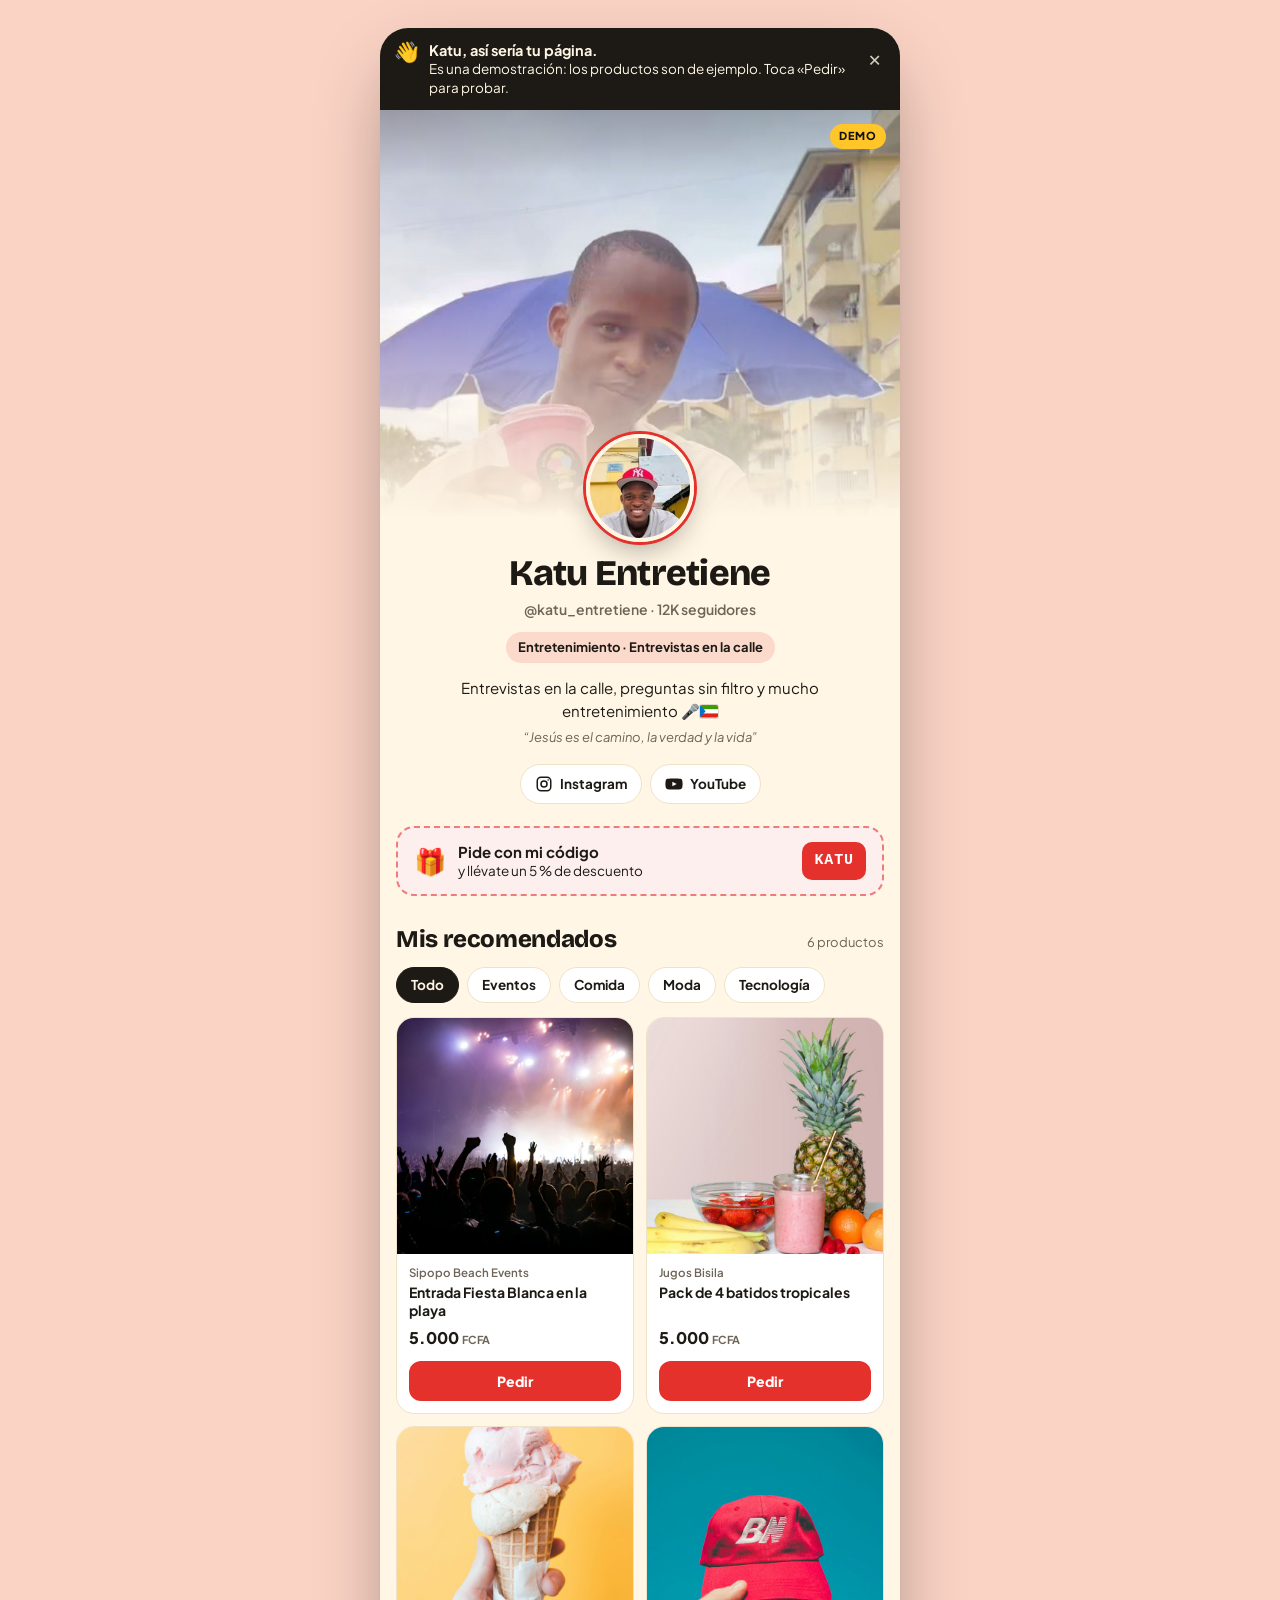
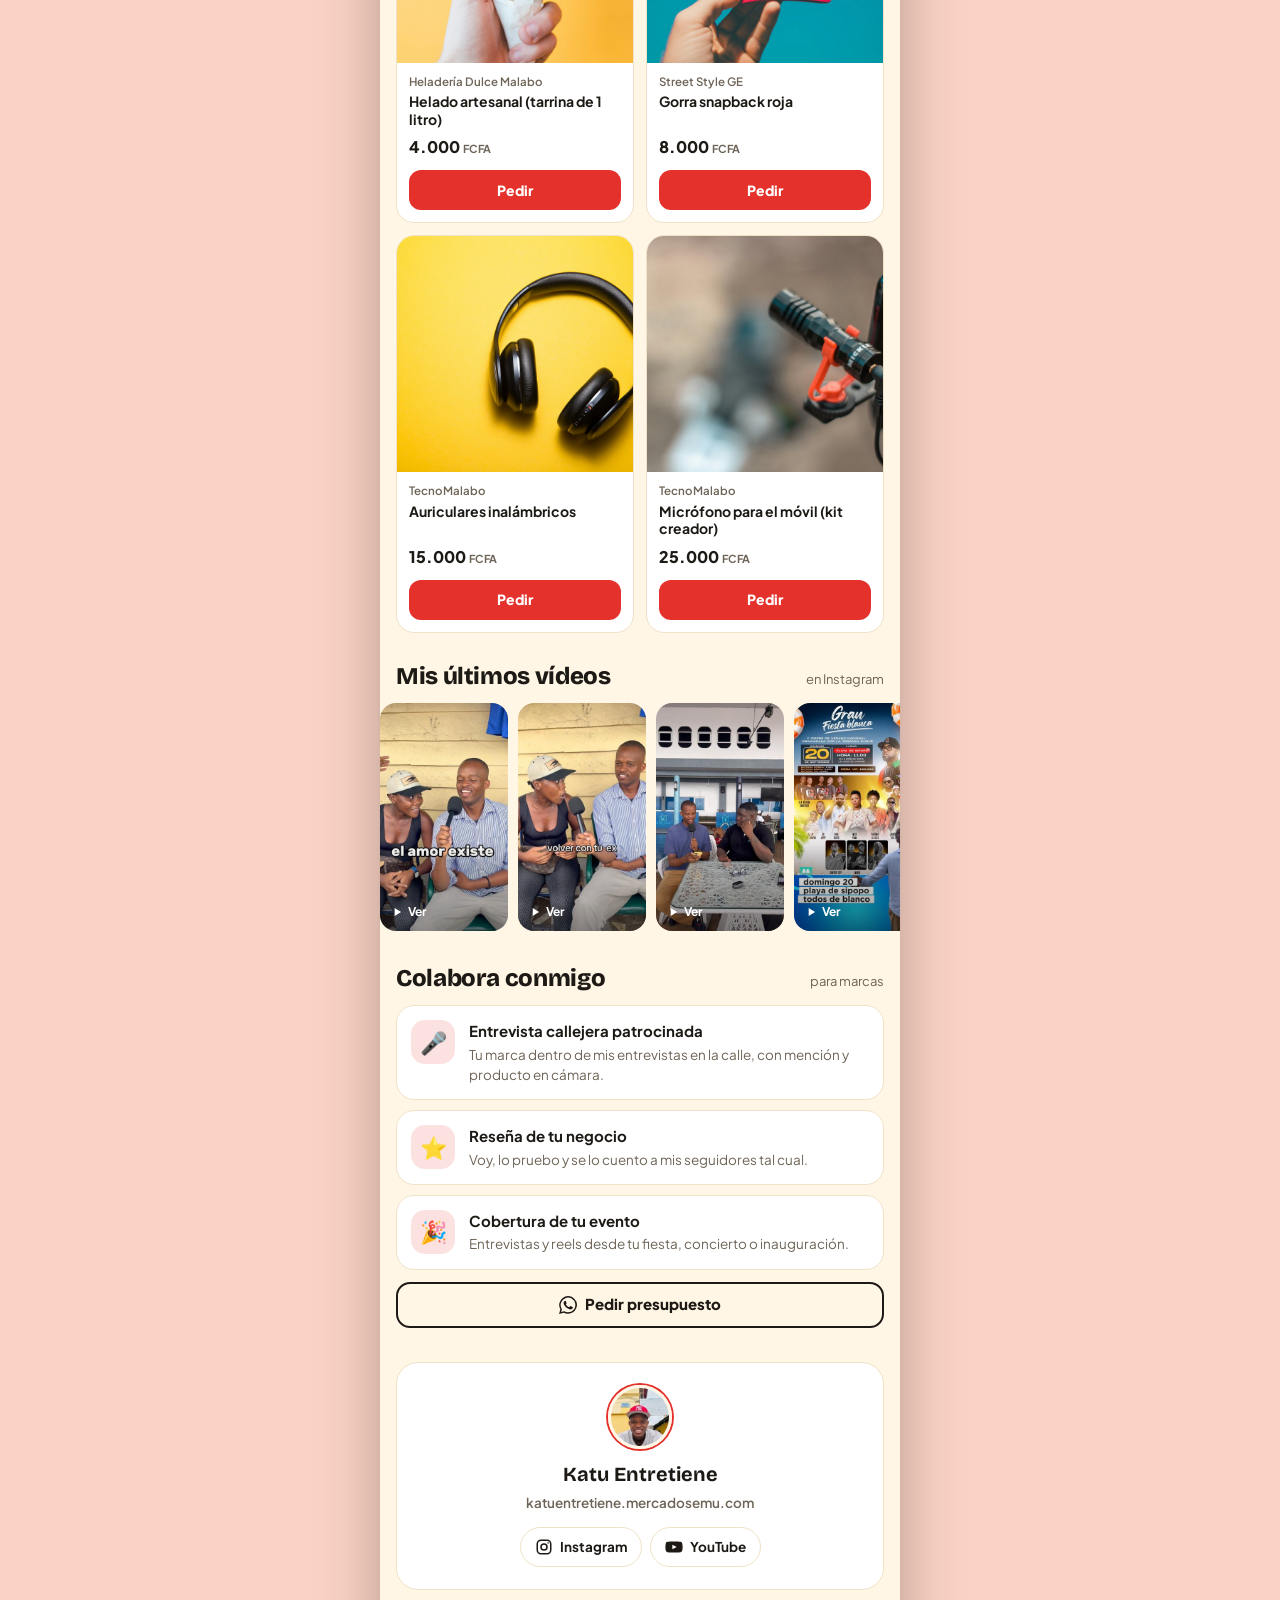
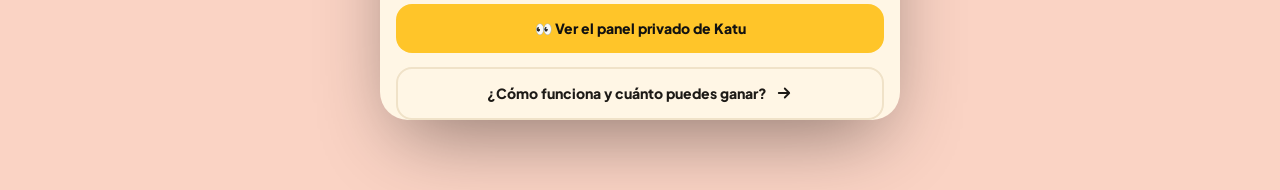
<file: index.html>
<!doctype html>
<html lang="es">
<head>
<meta charset="utf-8">
<meta name="viewport" content="width=device-width, initial-scale=1, viewport-fit=cover">
<meta name="robots" content="noindex">
<meta name="theme-color" content="#ffffff">
<title></title>
<link rel="icon" href="img/logo.png">
<link rel="preconnect" href="https://fonts.googleapis.com"><link rel="preconnect" href="https://fonts.gstatic.com" crossorigin>
<link href="https://fonts.googleapis.com/css2?family=Anton&family=Bricolage+Grotesque:opsz,wght@12..96,700;12..96,800&family=Playfair+Display:ital,wght@0,700;0,800;1,700&family=Plus+Jakarta+Sans:wght@400;500;600;700;800&display=swap" rel="stylesheet">
<link rel="stylesheet" href="assets/styles.css">
</head>
<body data-page="profile" data-root="" data-slug="katu" data-live="1">
<div id="app"></div>
<script src="assets/data.js"></script>
<script src="assets/app.js"></script>
</body>
</html>
</file>
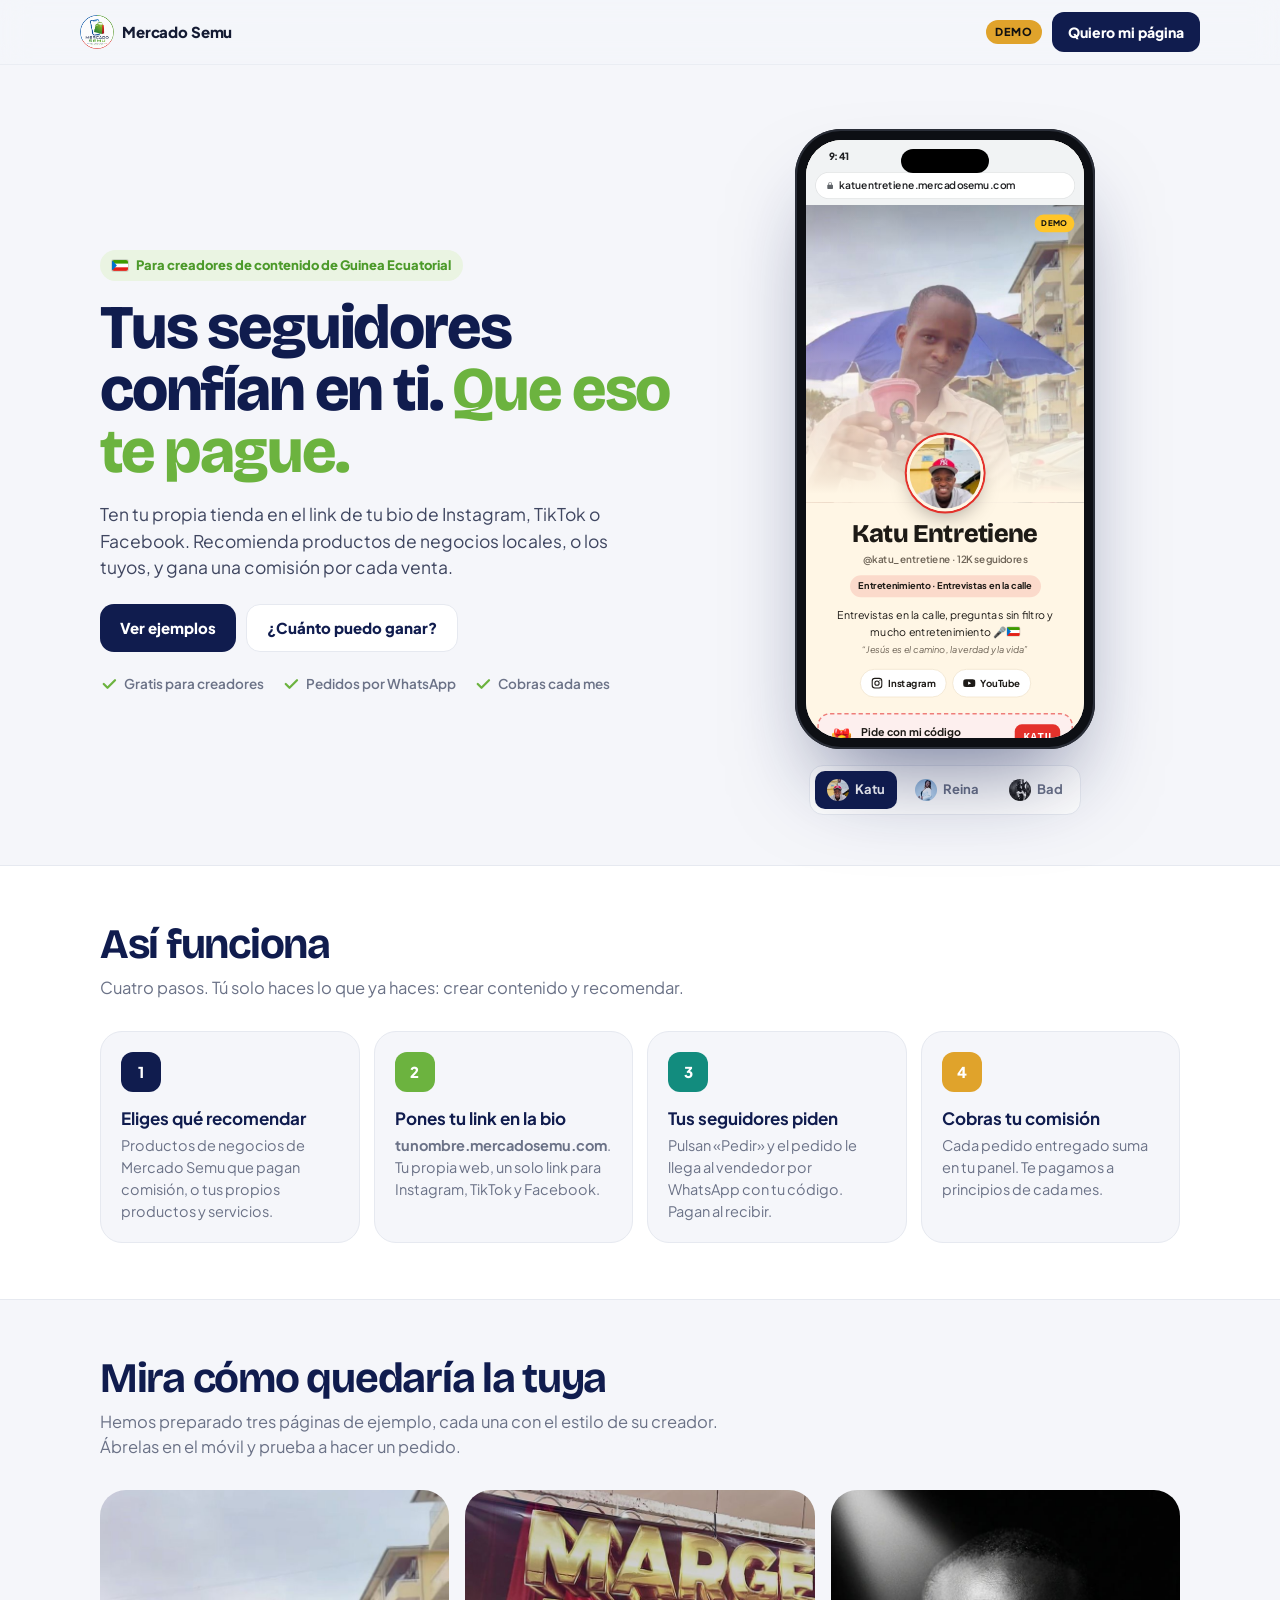
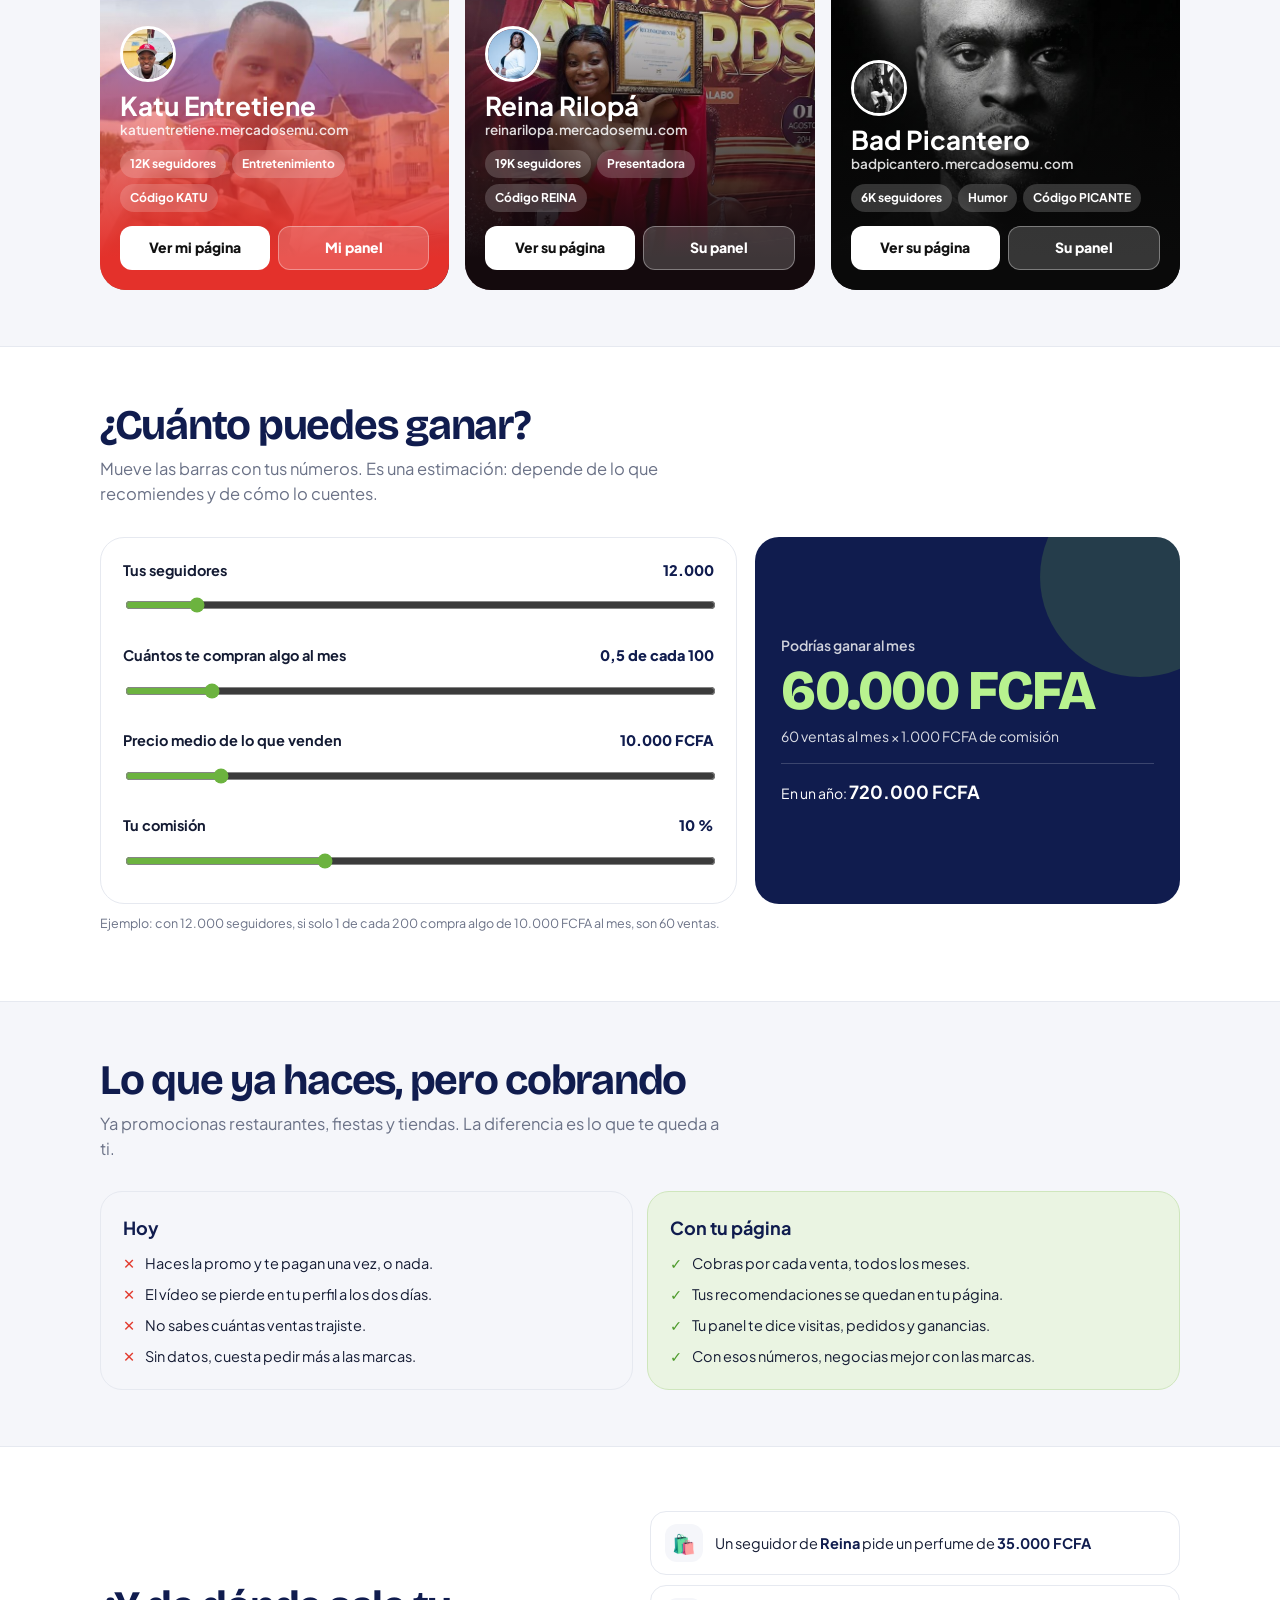
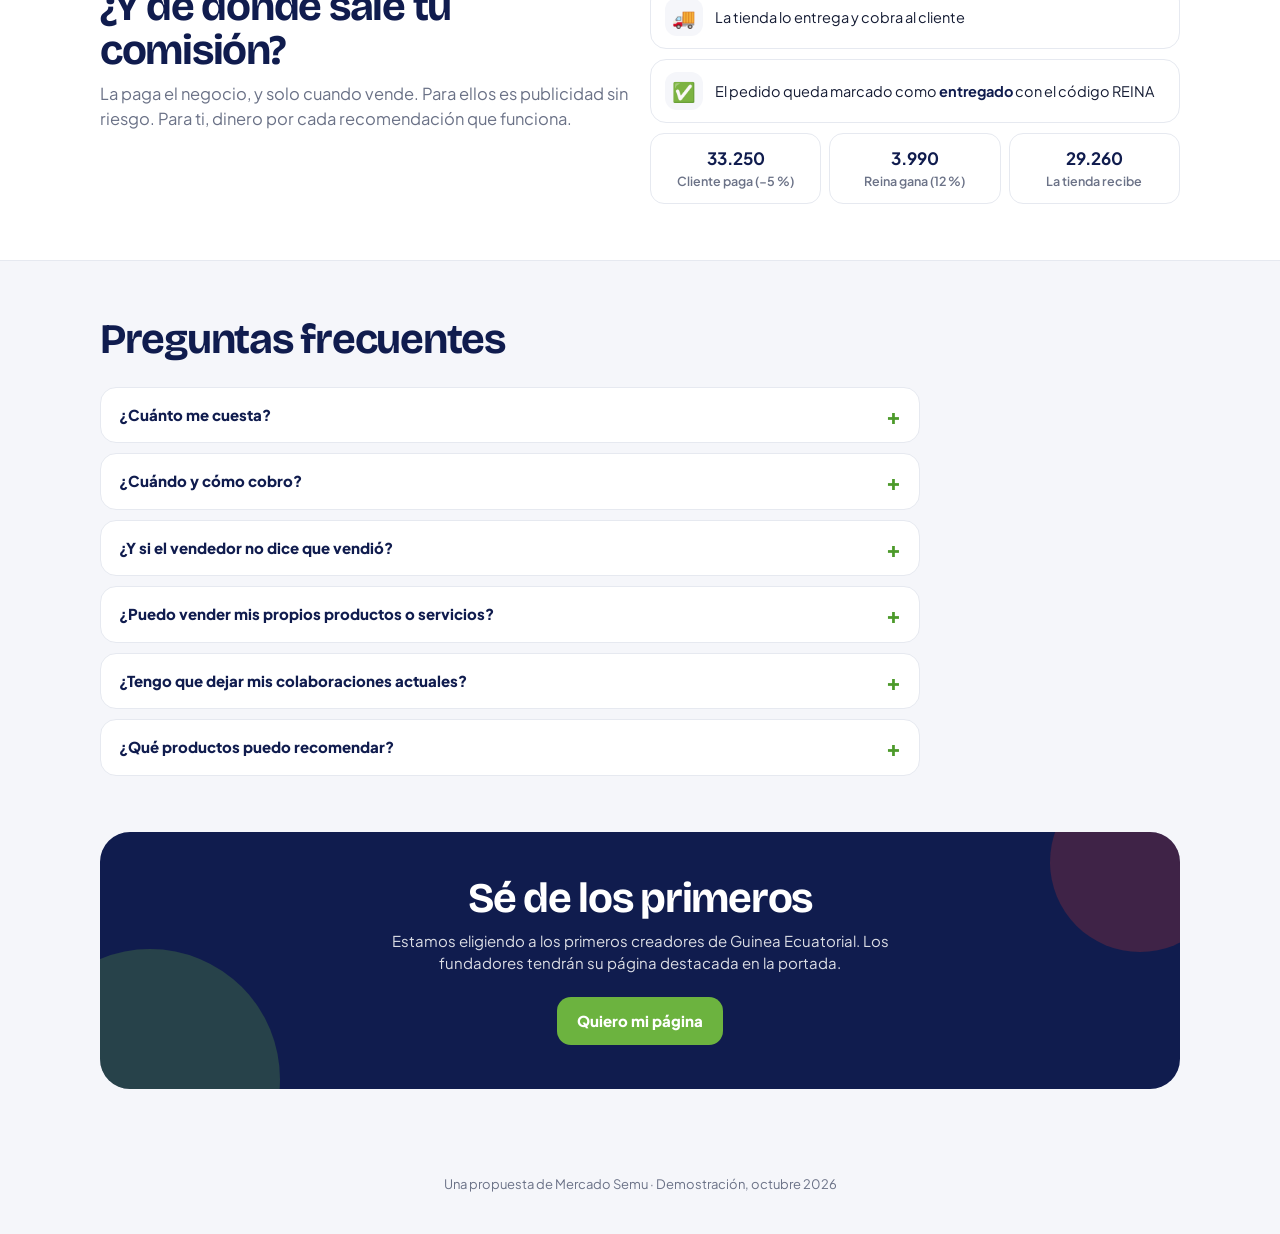
<file: como-funciona/index.html>
<!doctype html>
<html lang="es">
<head>
<meta charset="utf-8">
<meta name="viewport" content="width=device-width, initial-scale=1, viewport-fit=cover">
<meta name="robots" content="noindex">
<meta name="theme-color" content="#F5F6FA">
<title>Tu página de creador · Mercado Semu</title>
<meta name="description" content="Tu tienda personal para el link de tu bio. Recomienda productos a tus seguidores y gana una comisión por cada venta.">
<link rel="icon" href="../img/logo.png">
<link rel="preconnect" href="https://fonts.googleapis.com"><link rel="preconnect" href="https://fonts.gstatic.com" crossorigin>
<link href="https://fonts.googleapis.com/css2?family=Bricolage+Grotesque:opsz,wght@12..96,700;12..96,800&family=Plus+Jakarta+Sans:wght@400;500;600;700;800&display=swap" rel="stylesheet">
<link rel="stylesheet" href="../assets/styles.css">
</head>
<body class="home" data-page="home" data-root="../" data-slug="katu" data-live="1">

<header class="topbar">
  <div class="wrapin">
    <a class="brand" href="#"><img src="../img/logo.png" alt=""><span>Mercado Semu</span></a>
    <span class="spacer"></span>
    <span class="pill-demo" style="background:var(--gold)">DEMO</span>
    <a class="nav-cta" href="#" data-contact>Quiero mi página</a>
  </div>
</header>

<section class="h-hero">
  <div class="wrap">
    <div>
      <span class="eyebrow"><svg class="flag" viewBox="0 0 30 20" aria-hidden="true"><rect width="30" height="20" fill="#E32118"/><rect width="30" height="13.4" fill="#fff"/><rect width="30" height="6.6" fill="#3E9A00"/><path d="M0 0l9 10-9 10z" fill="#0073CE"/></svg> Para creadores de contenido de Guinea Ecuatorial</span>
      <h1 class="h1">Tus seguidores confían en ti. <em>Que eso te pague.</em></h1>
      <p class="lead">Ten tu propia tienda en el link de tu bio de Instagram, TikTok o Facebook. Recomienda productos de negocios locales, o los tuyos, y gana una comisión por cada venta.</p>
      <div class="hero-ctas">
        <a class="btn btn-navy" href="#ejemplos">Ver ejemplos</a>
        <a class="btn btn-light" href="#calculadora">¿Cuánto puedo ganar?</a>
      </div>
      <div class="trust">
        <span><svg class="icon" viewBox="0 0 24 24" fill="none" stroke="currentColor" stroke-width="3" stroke-linecap="round" stroke-linejoin="round"><path d="M5 12l5 5L20 7"/></svg>Gratis para creadores</span>
        <span><svg class="icon" viewBox="0 0 24 24" fill="none" stroke="currentColor" stroke-width="3" stroke-linecap="round" stroke-linejoin="round"><path d="M5 12l5 5L20 7"/></svg>Pedidos por WhatsApp</span>
        <span><svg class="icon" viewBox="0 0 24 24" fill="none" stroke="currentColor" stroke-width="3" stroke-linecap="round" stroke-linejoin="round"><path d="M5 12l5 5L20 7"/></svg>Cobras cada mes</span>
      </div>
    </div>
    <div class="phone-stage">
      <div class="phone"><div class="screen"><iframe id="phone-frame" title="Página de ejemplo" loading="lazy"></iframe></div></div>
      <div class="phone-tabs" id="phone-tabs" role="group" aria-label="Elegir ejemplo"></div>
    </div>
  </div>
</section>

<section class="h-sec alt">
  <div class="wrap">
    <h2>Así funciona</h2>
    <p class="intro">Cuatro pasos. Tú solo haces lo que ya haces: crear contenido y recomendar.</p>
    <div class="steps">
      <div class="step"><div class="num">1</div><h3>Eliges qué recomendar</h3><p>Productos de negocios de Mercado Semu que pagan comisión, o tus propios productos y servicios.</p></div>
      <div class="step"><div class="num">2</div><h3>Pones tu link en la bio</h3><p><b>tunombre.mercadosemu.com</b>. Tu propia web, un solo link para Instagram, TikTok y Facebook.</p></div>
      <div class="step"><div class="num">3</div><h3>Tus seguidores piden</h3><p>Pulsan «Pedir» y el pedido le llega al vendedor por WhatsApp con tu código. Pagan al recibir.</p></div>
      <div class="step"><div class="num">4</div><h3>Cobras tu comisión</h3><p>Cada pedido entregado suma en tu panel. Te pagamos a principios de cada mes.</p></div>
    </div>
  </div>
</section>

<section class="h-sec" id="ejemplos">
  <div class="wrap">
    <h2>Mira cómo quedaría la tuya</h2>
    <p class="intro">Hemos preparado tres páginas de ejemplo, cada una con el estilo de su creador. Ábrelas en el móvil y prueba a hacer un pedido.</p>
    <div class="inf-grid" id="inf-grid"></div>
  </div>
</section>

<section class="h-sec alt" id="calculadora">
  <div class="wrap">
    <h2>¿Cuánto puedes ganar?</h2>
    <p class="intro">Mueve las barras con tus números. Es una estimación: depende de lo que recomiendes y de cómo lo cuentes.</p>
    <div class="calc">
      <div class="calc-box">
        <div class="slider"><div class="lab"><label for="seg">Tus seguidores</label><output id="o-seg"></output></div><input type="range" id="seg" min="1000" max="100000" step="1000" value="12000"></div>
        <div class="slider"><div class="lab"><label for="conv">Cuántos te compran algo al mes</label><output id="o-conv"></output></div><input type="range" id="conv" min="0.1" max="3" step="0.1" value="0.5"></div>
        <div class="slider"><div class="lab"><label for="ticket">Precio medio de lo que venden</label><output id="o-ticket"></output></div><input type="range" id="ticket" min="1000" max="60000" step="1000" value="10000"></div>
        <div class="slider"><div class="lab"><label for="com">Tu comisión</label><output id="o-com"></output></div><input type="range" id="com" min="5" max="20" step="1" value="10"></div>
      </div>
      <div class="result">
        <div class="k">Podrías ganar al mes</div>
        <div class="money" id="r-money"></div>
        <div class="detail" id="r-detail"></div>
        <div class="year">En un año: <b id="r-year"></b></div>
      </div>
    </div>
    <p class="calc-note">Ejemplo: con 12.000 seguidores, si solo 1 de cada 200 compra algo de 10.000 FCFA al mes, son 60 ventas.</p>
  </div>
</section>

<section class="h-sec">
  <div class="wrap">
    <h2>Lo que ya haces, pero cobrando</h2>
    <p class="intro">Ya promocionas restaurantes, fiestas y tiendas. La diferencia es lo que te queda a ti.</p>
    <div class="compare">
      <div class="cmp">
        <h3>Hoy</h3>
        <ul>
          <li>Haces la promo y te pagan una vez, o nada.</li>
          <li>El vídeo se pierde en tu perfil a los dos días.</li>
          <li>No sabes cuántas ventas trajiste.</li>
          <li>Sin datos, cuesta pedir más a las marcas.</li>
        </ul>
      </div>
      <div class="cmp good">
        <h3>Con tu página</h3>
        <ul>
          <li>Cobras por cada venta, todos los meses.</li>
          <li>Tus recomendaciones se quedan en tu página.</li>
          <li>Tu panel te dice visitas, pedidos y ganancias.</li>
          <li>Con esos números, negocias mejor con las marcas.</li>
        </ul>
      </div>
    </div>
  </div>
</section>

<section class="h-sec alt">
  <div class="wrap biz">
    <div>
      <h2>¿Y de dónde sale tu comisión?</h2>
      <p class="intro">La paga el negocio, y solo cuando vende. Para ellos es publicidad sin riesgo. Para ti, dinero por cada recomendación que funciona.</p>
    </div>
    <div class="flow">
      <div class="f"><span class="e">🛍️</span><span>Un seguidor de <b>Reina</b> pide un perfume de <b>35.000 FCFA</b></span></div>
      <div class="f"><span class="e">🚚</span><span>La tienda lo entrega y cobra al cliente</span></div>
      <div class="f"><span class="e">✅</span><span>El pedido queda marcado como <b>entregado</b> con el código REINA</span></div>
      <div class="money-split">
        <div><b>33.250</b>Cliente paga (−5 %)</div>
        <div><b>3.990</b>Reina gana (12 %)</div>
        <div><b>29.260</b>La tienda recibe</div>
      </div>
    </div>
  </div>
</section>

<section class="h-sec">
  <div class="wrap">
    <h2>Preguntas frecuentes</h2>
    <div class="faq">
      <details><summary>¿Cuánto me cuesta?</summary><p>Nada. Tener tu página es gratis. Solo ganas: la comisión la pagan los negocios cuando venden.</p></details>
      <details><summary>¿Cuándo y cómo cobro?</summary><p>A principios de cada mes te pagamos todo lo de los pedidos entregados el mes anterior, por transferencia o en efectivo. En tu panel ves siempre cuánto llevas.</p></details>
      <details><summary>¿Y si el vendedor no dice que vendió?</summary><p>Cada pedido pasa por la plataforma y llega al vendedor con tu código y un número de pedido, así que queda registrado. Además, el cliente tiene descuento con tu código, así que es el primero en querer usarlo. Los negocios que no declaren sus ventas salen de la plataforma.</p></details>
      <details><summary>¿Puedo vender mis propios productos o servicios?</summary><p>Sí. Tu ropa, tus entradas, tus servicios de presentador o de animación… Los subes a tu página y cobras la venta entera, menos una pequeña tarifa.</p></details>
      <details><summary>¿Tengo que dejar mis colaboraciones actuales?</summary><p>No. Sigue haciendo tus promos como siempre. Esto es un ingreso más, y además una sección «Colabora conmigo» para que las marcas te contraten.</p></details>
      <details><summary>¿Qué productos puedo recomendar?</summary><p>Los que tú quieras del catálogo: comida, moda, belleza, tecnología, eventos… Solo recomienda lo que de verdad te guste. Es lo que hace que tus seguidores compren.</p></details>
    </div>
  </div>
</section>

<section class="h-sec" style="padding-top:0">
  <div class="wrap">
    <div class="final">
      <h2>Sé de los primeros</h2>
      <p>Estamos eligiendo a los primeros creadores de Guinea Ecuatorial. Los fundadores tendrán su página destacada en la portada.</p>
      <a class="btn" href="#" data-contact>Quiero mi página</a>
    </div>
  </div>
</section>

<footer class="h-foot">Una propuesta de Mercado Semu · Demostración, octubre 2026</footer>

<script src="../assets/data.js"></script>
<script src="../assets/app.js"></script>
</body>
</html>
</file>
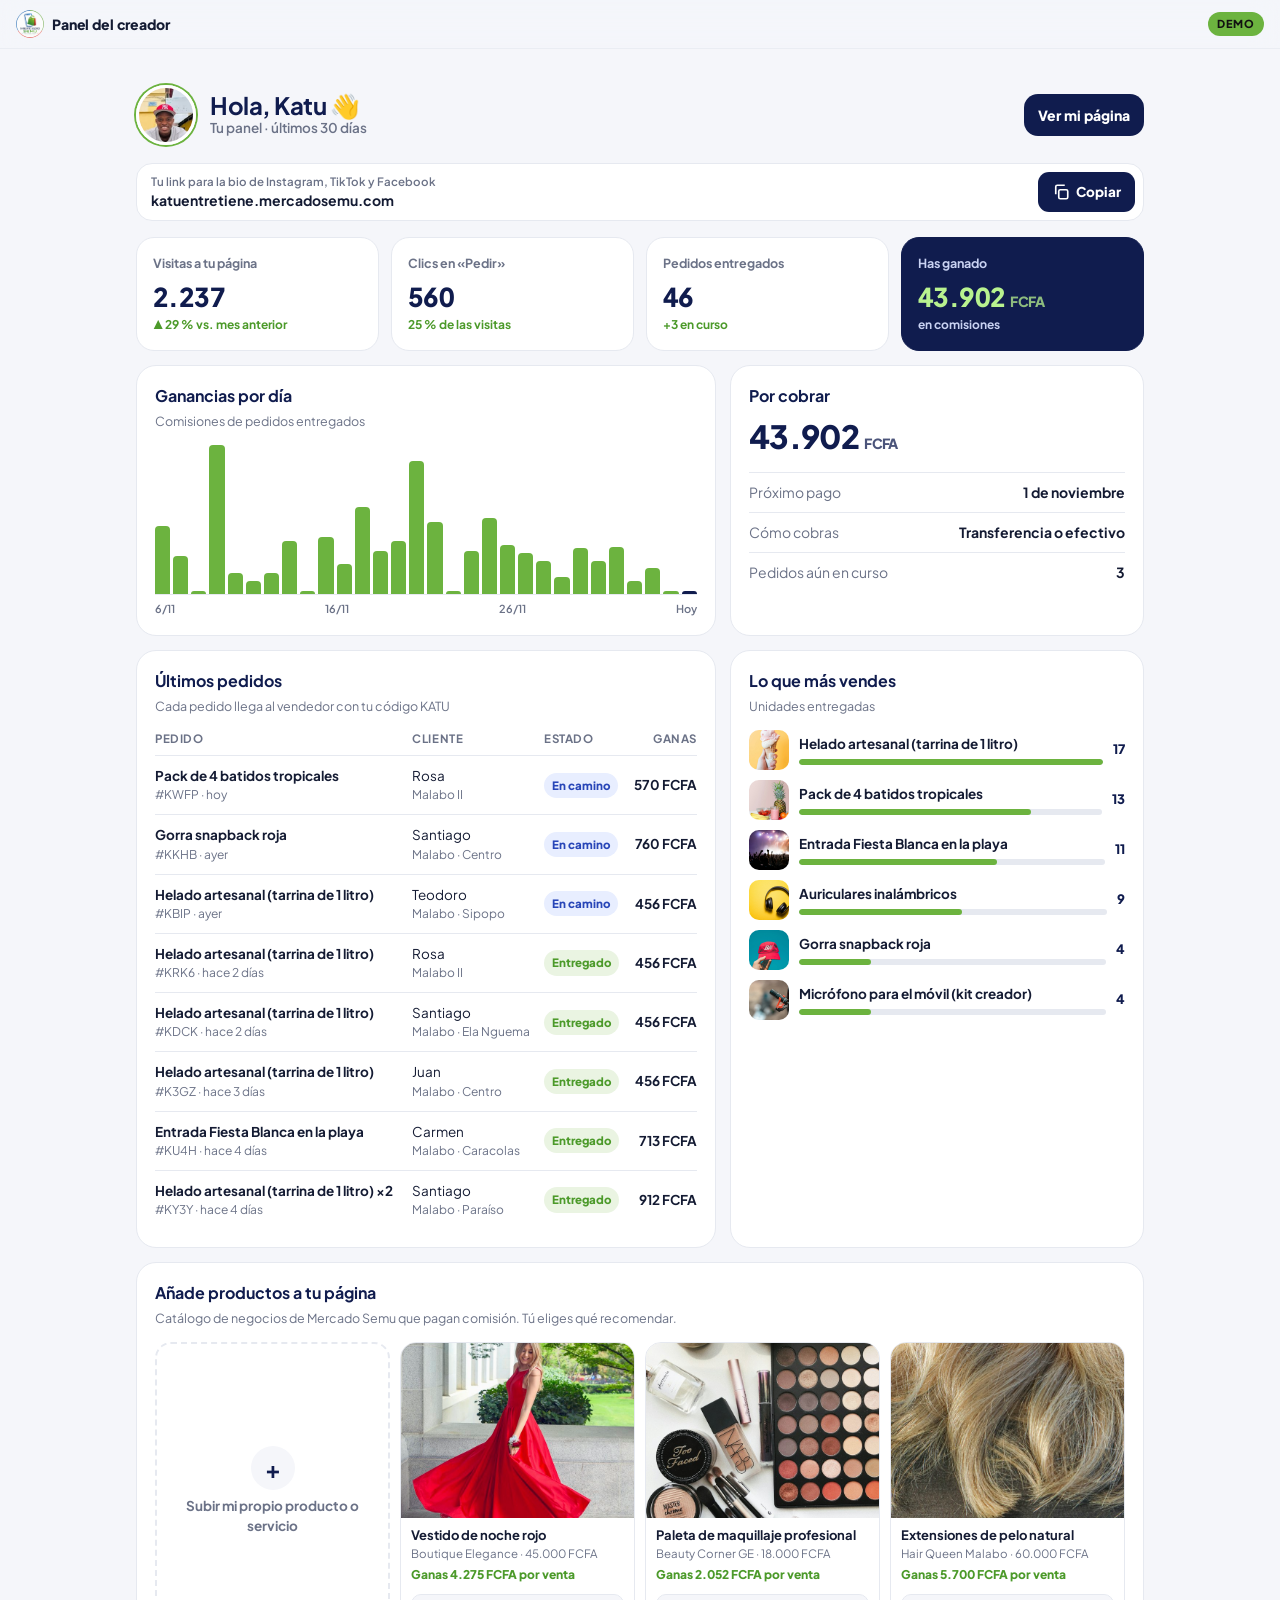
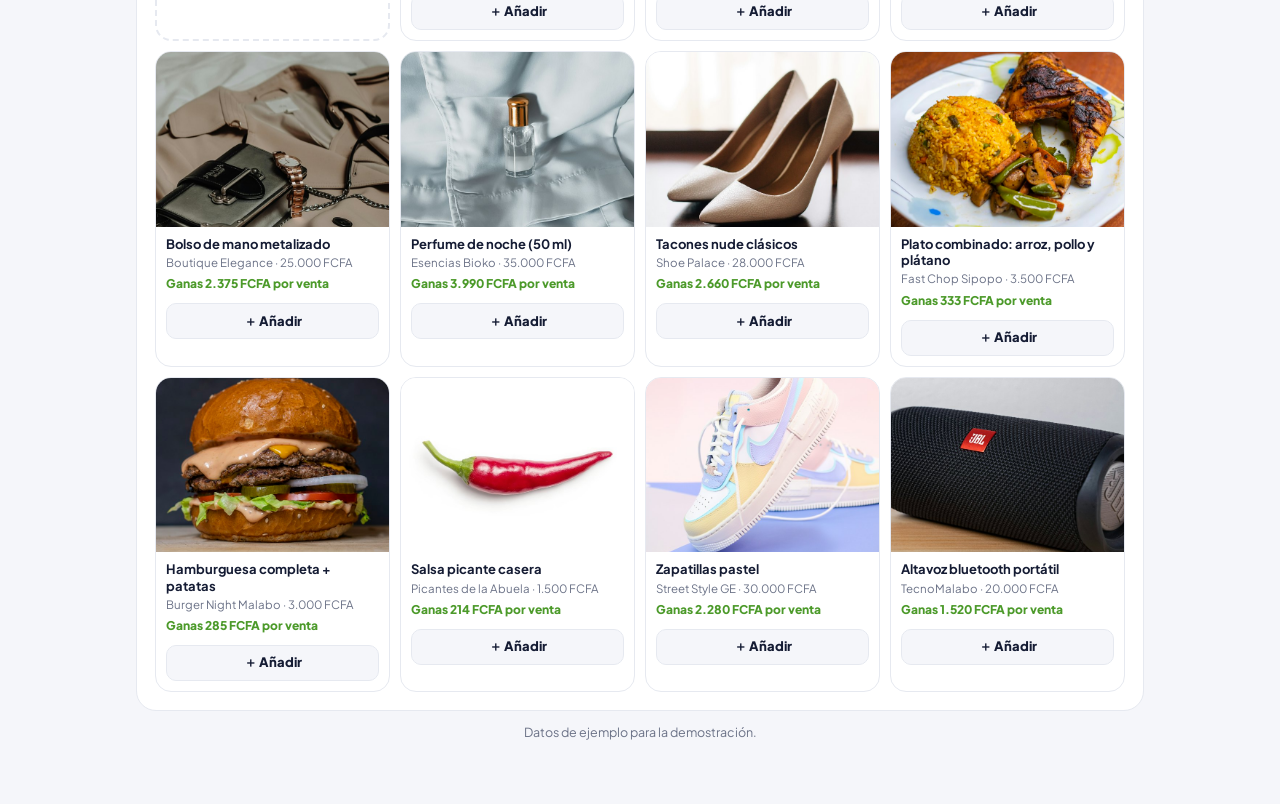
<file: panel/index.html>
<!doctype html>
<html lang="es">
<head>
<meta charset="utf-8">
<meta name="viewport" content="width=device-width, initial-scale=1, viewport-fit=cover">
<meta name="robots" content="noindex">
<meta name="theme-color" content="#F5F6FA">
<title>Panel del creador</title>
<link rel="icon" href="../img/logo.png">
<link rel="preconnect" href="https://fonts.googleapis.com"><link rel="preconnect" href="https://fonts.gstatic.com" crossorigin>
<link href="https://fonts.googleapis.com/css2?family=Bricolage+Grotesque:opsz,wght@12..96,700;12..96,800&family=Plus+Jakarta+Sans:wght@400;500;600;700;800&display=swap" rel="stylesheet">
<link rel="stylesheet" href="../assets/styles.css">
</head>
<body data-page="panel" data-root="../" data-slug="katu" data-live="1">
<div id="app"></div>
<script src="../assets/data.js"></script>
<script src="../assets/app.js"></script>
</body>
</html>
</file>
<file: assets/styles.css>
/* ===== Base ===== */
:root {
  --bg: #F5F6FA; --surface: #FFFFFF; --ink: #141B33; --muted: #6B7287; --line: #E6E9F0;
  --accent: #101C4E; --accent-ink: #FFFFFF; --accent2: #6CB33F;
  --display: 'Bricolage Grotesque', 'Plus Jakarta Sans', system-ui, sans-serif;
  --body: 'Plus Jakarta Sans', system-ui, -apple-system, 'Segoe UI', sans-serif;
  --navy: #101C4E; --green: #6CB33F; --green-dark: #4C9A2A; --red: #E23B2E; --gold: #E0A32B;
  --wa: #25D366; --wa-dark: #128C7E;
}
* { box-sizing: border-box; }
html { -webkit-text-size-adjust: 100%; }
body {
  margin: 0; font-family: var(--body); background: var(--bg); color: var(--ink);
  font-size: 15px; line-height: 1.5; -webkit-font-smoothing: antialiased;
  -webkit-tap-highlight-color: transparent;
}
img { display: block; max-width: 100%; }
a { color: inherit; text-decoration: none; }
button { font: inherit; color: inherit; cursor: pointer; border: 0; background: none; touch-action: manipulation; }
input, select { font: inherit; color: inherit; }
.sr { position: absolute; width: 1px; height: 1px; overflow: hidden; clip: rect(0 0 0 0); }
.icon { width: 18px; height: 18px; flex: none; }

/* ===== Barra superior de demo ===== */
.topbar {
  position: sticky; top: 0; z-index: 30; display: flex; align-items: center; gap: 10px;
  padding: 10px 16px; background: color-mix(in srgb, var(--bg) 82%, transparent);
  backdrop-filter: blur(14px); -webkit-backdrop-filter: blur(14px);
  border-bottom: 1px solid color-mix(in srgb, var(--line) 70%, transparent);
}
.topbar .brand { display: flex; align-items: center; gap: 8px; font-weight: 800; font-size: 14px; letter-spacing: -0.01em; }
.topbar .brand img { width: 28px; height: 28px; border-radius: 50%; background: #fff; }
.topbar .spacer { flex: 1; }
.pill-demo {
  font-size: 11px; font-weight: 800; letter-spacing: 0.08em; padding: 4px 9px; border-radius: 999px;
  background: var(--accent2); color: #111;
}

/* ===== Página de influencer ===== */
body.profile-page { background: var(--page-bg, var(--bg)); }
.profile { max-width: 520px; margin: 0 auto; background: var(--bg); min-height: 100vh; position: relative; overflow: clip; }
@media (min-width: 760px) {
  body.profile-page { padding: 28px 0 40px; }
  .profile { border-radius: 28px; box-shadow: 0 30px 80px -20px rgba(0,0,0,.45); min-height: auto; }
}
.hero { position: relative; height: 420px; }
.hero .pill-demo { position: absolute; top: 14px; right: 14px; z-index: 2; }
.hero img { width: 100%; height: 100%; object-fit: cover; object-position: center 22%; }
.hero::after {
  content: ''; position: absolute; inset: 0;
  background: linear-gradient(to bottom, rgba(0,0,0,.22) 0%, transparent 16%, transparent 45%, var(--bg) 97%);
}
.ident { position: relative; z-index: 2; margin-top: -96px; padding: 0 20px; text-align: center; }
.avatar {
  width: 108px; height: 108px; border-radius: 50%; object-fit: cover; margin: 0 auto 14px;
  border: 4px solid var(--bg); box-shadow: 0 0 0 3px var(--accent), 0 12px 30px -8px rgba(0,0,0,.4);
}
.p-name { font-family: var(--display); font-weight: 800; font-size: 36px; line-height: 1.02; letter-spacing: -0.02em; margin: 0; }
.upper .p-name { text-transform: uppercase; font-weight: 400; letter-spacing: 0.01em; font-size: 44px; }
.p-handle { margin-top: 6px; color: var(--muted); font-weight: 600; font-size: 14px; }
.p-niche {
  display: inline-flex; align-items: center; gap: 6px; margin-top: 12px; padding: 6px 12px; border-radius: 999px;
  background: color-mix(in srgb, var(--accent) 14%, transparent); color: var(--ink); font-size: 13px; font-weight: 700;
}
.p-niche b { color: var(--accent); }
.p-tagline { margin: 14px auto 0; max-width: 380px; font-size: 15px; }
.p-quote { margin-top: 6px; font-size: 13px; color: var(--muted); font-style: italic; }
.socials { display: flex; justify-content: center; gap: 8px; margin-top: 16px; flex-wrap: wrap; }
.social {
  display: inline-flex; align-items: center; gap: 7px; height: 40px; padding: 0 14px; border-radius: 999px;
  background: var(--surface); border: 1px solid var(--line); font-weight: 700; font-size: 13.5px;
  transition: transform .15s ease;
}
.social:active { transform: scale(.97); }

.coupon {
  margin: 22px 16px 0; padding: 14px 16px; border-radius: 18px; display: flex; align-items: center; gap: 12px;
  border: 2px dashed color-mix(in srgb, var(--accent) 60%, transparent);
  background: color-mix(in srgb, var(--accent) 8%, var(--surface));
}
.coupon .gift { font-size: 26px; line-height: 1; }
.coupon p { margin: 0; font-size: 13.5px; line-height: 1.35; }
.coupon p strong { display: block; font-size: 15px; }
.code {
  margin-left: auto; flex: none; font-family: ui-monospace, 'SF Mono', Consolas, monospace; font-weight: 800; font-size: 15px;
  padding: 8px 12px; border-radius: 10px; background: var(--accent); color: var(--accent-ink); letter-spacing: .06em;
}

.sec { padding: 30px 16px 0; }
.sec-head { display: flex; align-items: baseline; justify-content: space-between; gap: 12px; margin-bottom: 14px; }
.sec-title { font-family: var(--display); font-weight: 800; font-size: 24px; letter-spacing: -0.015em; margin: 0; line-height: 1.1; }
.upper .sec-title { text-transform: uppercase; font-weight: 400; letter-spacing: 0.02em; font-size: 28px; }
.sec-sub { color: var(--muted); font-size: 13px; }

.chips { display: flex; gap: 8px; overflow-x: auto; scrollbar-width: none; margin: 0 -16px 14px; padding: 0 16px; }
.chips::-webkit-scrollbar { display: none; }
.chip {
  flex: none; height: 36px; padding: 0 14px; border-radius: 999px; font-weight: 700; font-size: 13.5px;
  background: var(--surface); border: 1px solid var(--line); color: var(--ink);
}
.chip[aria-pressed="true"] { background: var(--ink); color: var(--bg); border-color: var(--ink); }

.grid { display: grid; grid-template-columns: 1fr 1fr; gap: 12px; }
.card {
  background: var(--surface); border: 1px solid var(--line); border-radius: 18px; overflow: hidden;
  display: flex; flex-direction: column; text-align: left; transition: transform .18s ease, box-shadow .18s ease;
}
.card:hover { transform: translateY(-2px); box-shadow: 0 14px 30px -18px rgba(0,0,0,.35); }
.card-img { position: relative; aspect-ratio: 1; background: var(--line); }
.card-img img { width: 100%; height: 100%; object-fit: cover; }
.badge {
  position: absolute; top: 8px; left: 8px; font-size: 11px; font-weight: 800; padding: 4px 8px; border-radius: 999px;
  background: var(--accent2); color: #111;
}
.card-body { padding: 10px 12px 12px; display: flex; flex-direction: column; gap: 3px; flex: 1; }
.card-shop { font-size: 11.5px; color: var(--muted); font-weight: 600; white-space: nowrap; overflow: hidden; text-overflow: ellipsis; }
.card-name { font-size: 14px; font-weight: 700; line-height: 1.25; display: -webkit-box; -webkit-line-clamp: 2; -webkit-box-orient: vertical; overflow: hidden; min-height: 35px; }
.card-price { font-size: 16px; font-weight: 800; margin-top: 4px; }
.card-price small { font-size: 11px; font-weight: 700; color: var(--muted); }
.btn-order {
  margin-top: 8px; height: 40px; border-radius: 12px; background: var(--accent); color: var(--accent-ink);
  font-weight: 800; font-size: 14px; display: inline-flex; align-items: center; justify-content: center; gap: 6px;
  transition: transform .12s ease, filter .12s ease;
}
.btn-order:hover { filter: brightness(1.06); }
.btn-order:active, .btn:active { transform: scale(.97); }

.reels { display: flex; gap: 10px; overflow-x: auto; scrollbar-width: none; margin: 0 -16px; padding: 0 16px 4px; scroll-snap-type: x mandatory; }
.reels::-webkit-scrollbar { display: none; }
.reel { flex: none; width: 128px; aspect-ratio: 9/16; border-radius: 16px; overflow: hidden; position: relative; scroll-snap-align: start; background: var(--line); }
.reel img { width: 100%; height: 100%; object-fit: cover; }
.reel::after { content: ''; position: absolute; inset: 0; background: linear-gradient(to top, rgba(0,0,0,.45), transparent 40%); }
.reel .play { position: absolute; left: 10px; bottom: 10px; z-index: 1; color: #fff; display: flex; align-items: center; gap: 4px; font-size: 12px; font-weight: 700; }

.collabs { display: grid; gap: 10px; }
.collab { display: flex; gap: 14px; align-items: flex-start; padding: 14px; border-radius: 18px; background: var(--surface); border: 1px solid var(--line); }
.collab .ico { width: 44px; height: 44px; flex: none; border-radius: 14px; display: grid; place-items: center; font-size: 22px; background: color-mix(in srgb, var(--accent) 14%, transparent); }
.collab h3 { margin: 0; font-size: 15px; }
.collab p { margin: 2px 0 0; font-size: 13.5px; color: var(--muted); }
.btn-outline {
  width: 100%; margin-top: 12px; height: 46px; border-radius: 14px; border: 2px solid var(--ink); font-weight: 800;
  display: flex; align-items: center; justify-content: center; gap: 8px;
}

.p-foot { margin: 34px 16px 0; padding: 22px 18px; border-radius: 22px; text-align: center; background: var(--surface); border: 1px solid var(--line); }
.p-foot .made { font-size: 12.5px; color: var(--muted); display: flex; align-items: center; justify-content: center; gap: 6px; }
.p-foot .made img { width: 20px; height: 20px; border-radius: 50%; background: #fff; }
.p-foot h3 { font-family: var(--display); margin: 10px 0 4px; font-size: 20px; }
.upper .p-foot h3 { text-transform: uppercase; font-weight: 400; letter-spacing: .02em; }
.p-foot p { margin: 0 0 14px; color: var(--muted); font-size: 13.5px; }
.panel-link {
  display: flex; align-items: center; justify-content: center; gap: 8px; margin: 14px 16px 30px; padding: 14px;
  border-radius: 16px; font-weight: 800; font-size: 14px; background: var(--accent2); color: #111;
}
.btn {
  display: inline-flex; align-items: center; justify-content: center; gap: 8px; height: 48px; padding: 0 20px;
  border-radius: 14px; font-weight: 800; font-size: 15px; transition: transform .12s ease, filter .12s ease;
}
.btn-accent { background: var(--accent); color: var(--accent-ink); }
.btn-wa { background: var(--wa); color: #fff; width: 100%; }
.btn-wa:hover { filter: brightness(1.05); }
.btn-ghost { background: color-mix(in srgb, var(--ink) 8%, transparent); width: 100%; }

/* ===== Hoja de pedido ===== */
.sheet-wrap { position: fixed; inset: 0; z-index: 60; display: flex; align-items: flex-end; justify-content: center; visibility: hidden; }
.sheet-wrap.open { visibility: visible; }
.sheet-bg { position: absolute; inset: 0; background: rgba(0,0,0,.55); opacity: 0; transition: opacity .25s ease; }
.sheet-wrap.open .sheet-bg { opacity: 1; }
.sheet {
  position: relative; width: 100%; max-width: 520px; max-height: 92vh; overflow-y: auto; background: var(--surface); color: var(--ink);
  border-radius: 24px 24px 0 0; padding: 10px 18px calc(20px + env(safe-area-inset-bottom));
  transform: translateY(100%); transition: transform .32s cubic-bezier(.32,.72,0,1);
}
.sheet-wrap.open .sheet { transform: translateY(0); }
@media (min-width: 760px) {
  .sheet-wrap { align-items: center; }
  .sheet { border-radius: 24px; transform: translateY(24px) scale(.98); opacity: 0; transition: transform .25s ease, opacity .2s ease; }
  .sheet-wrap.open .sheet { transform: none; opacity: 1; }
}
.grabber { width: 40px; height: 5px; border-radius: 9px; background: var(--line); margin: 0 auto 14px; }
.sheet h2 { margin: 0 0 14px; font-size: 19px; }
.sum-prod { display: flex; gap: 12px; align-items: center; }
.sum-prod img { width: 68px; height: 68px; border-radius: 14px; object-fit: cover; }
.sum-prod .n { font-weight: 800; line-height: 1.25; }
.sum-prod .s { font-size: 12.5px; color: var(--muted); }
.field { margin-top: 14px; }
.field label { display: block; font-size: 12.5px; font-weight: 700; color: var(--muted); margin-bottom: 6px; }
.field input, .field select {
  width: 100%; height: 46px; border-radius: 12px; border: 1px solid var(--line); background: var(--bg); padding: 0 12px; font-size: 16px;
}
.field input:focus, .field select:focus { outline: 2px solid var(--accent); outline-offset: 1px; }
.qty { display: inline-flex; align-items: center; border: 1px solid var(--line); border-radius: 12px; overflow: hidden; }
.qty button { width: 44px; height: 44px; font-size: 20px; font-weight: 700; }
.qty span { min-width: 34px; text-align: center; font-weight: 800; }
.row2 { display: flex; gap: 12px; align-items: flex-end; }
.row2 .field { flex: 1; }
.totals { margin: 16px 0; padding: 12px 14px; border-radius: 14px; background: var(--bg); font-size: 14px; }
.totals div { display: flex; justify-content: space-between; padding: 3px 0; }
.totals .disc { color: var(--green-dark); font-weight: 700; }
.dark .totals .disc { color: #7BD389; }
.totals .tot { font-weight: 800; font-size: 17px; border-top: 1px dashed var(--line); margin-top: 6px; padding-top: 9px; }
.fine { font-size: 12px; color: var(--muted); text-align: center; margin: 10px 0 0; }

.wa-chat { border-radius: 18px; padding: 16px 12px; background: #E9E2D8 url("data:image/svg+xml,%3Csvg xmlns='http://www.w3.org/2000/svg' width='40' height='40'%3E%3Cpath d='M0 20h40M20 0v40' stroke='%23d8cfc2' stroke-width='.6' fill='none'/%3E%3C/svg%3E"); }
.wa-head { display: flex; align-items: center; gap: 10px; margin: -16px -12px 12px; padding: 10px 12px; background: #075E54; color: #fff; border-radius: 18px 18px 0 0; font-size: 14px; font-weight: 700; }
.wa-head .av { width: 32px; height: 32px; border-radius: 50%; background: #fff3; display: grid; place-items: center; }
.wa-head small { display: block; font-weight: 500; opacity: .8; font-size: 11.5px; }
.bubble {
  margin-left: auto; max-width: 92%; background: #D9FDD3; color: #111B21; border-radius: 12px 0 12px 12px; padding: 9px 11px 6px;
  font-size: 13.5px; line-height: 1.45; white-space: pre-line; box-shadow: 0 1px 1px rgba(0,0,0,.12);
}
.bubble .t { text-align: right; font-size: 10.5px; color: #667781; margin-top: 2px; }
.earn {
  margin: 14px 0; padding: 14px; border-radius: 16px; display: flex; gap: 12px; align-items: center;
  background: color-mix(in srgb, var(--accent2) 22%, var(--surface)); border: 1px solid color-mix(in srgb, var(--accent2) 50%, transparent);
}
.earn .big { font-size: 26px; }
.earn p { margin: 0; font-size: 13.5px; line-height: 1.4; }
.earn strong { font-size: 15px; }
.ok-title { text-align: center; margin: 4px 0 14px; }
.ok-title .tick { width: 54px; height: 54px; margin: 0 auto 8px; border-radius: 50%; display: grid; place-items: center; background: var(--wa); color: #fff; }
.ok-title h2 { margin: 0; }
.ok-title p { margin: 4px 0 0; color: var(--muted); font-size: 13.5px; }

/* ===== Toast ===== */
.toast {
  position: fixed; left: 50%; bottom: 24px; z-index: 80; transform: translate(-50%, 20px); opacity: 0; pointer-events: none;
  background: #111; color: #fff; padding: 11px 16px; border-radius: 12px; font-size: 14px; font-weight: 600;
  transition: opacity .2s ease, transform .2s ease; max-width: calc(100% - 32px); text-align: center;
}
.toast.show { opacity: 1; transform: translate(-50%, 0); }

/* ===== Portada ===== */
.home { --bg: #F5F6FA; }
.wrap { max-width: 1120px; margin: 0 auto; padding: 0 20px; }
.home .topbar { padding: 12px 20px; }
.home .topbar .wrapin { max-width: 1120px; margin: 0 auto; width: 100%; display: flex; align-items: center; gap: 10px; }
.home .topbar .brand { font-size: 15px; }
.home .topbar .brand img { width: 34px; height: 34px; }
.nav-cta { height: 40px; padding: 0 16px; border-radius: 12px; background: var(--navy); color: #fff; font-weight: 800; font-size: 14px; display: inline-flex; align-items: center; }

.h-hero { padding: 40px 0 30px; }
.h-hero .wrap { display: grid; gap: 36px; align-items: center; }
@media (min-width: 900px) { .h-hero .wrap { grid-template-columns: 1.1fr .9fr; } .h-hero { padding: 64px 0 50px; } }
.eyebrow { display: inline-flex; align-items: center; gap: 8px; font-size: 13px; font-weight: 800; color: var(--green-dark); background: #EAF4E2; padding: 6px 12px; border-radius: 999px; }
.h1 { font-family: var(--display); font-size: clamp(36px, 7vw, 62px); line-height: 1; letter-spacing: -0.035em; margin: 16px 0 0; font-weight: 800; color: var(--navy); }
.h1 em { font-style: normal; color: var(--green); }
.lead { font-size: 17.5px; color: #3F4660; margin: 18px 0 0; max-width: 540px; }
.hero-ctas { display: flex; gap: 10px; flex-wrap: wrap; margin-top: 24px; }
.btn-navy { background: var(--navy); color: #fff; }
.btn-light { background: #fff; border: 1px solid var(--line); color: var(--navy); }
.trust { display: flex; gap: 18px; flex-wrap: wrap; margin-top: 22px; font-size: 13.5px; color: var(--muted); font-weight: 600; }
.trust span { display: inline-flex; align-items: center; gap: 6px; }
.trust svg { color: var(--green); }

.phone-stage { display: flex; flex-direction: column; align-items: center; gap: 16px; }
.phone {
  width: 300px; height: 620px; border-radius: 46px; padding: 11px; background: #0D0F14; position: relative;
  box-shadow: 0 50px 90px -30px rgba(16,28,78,.55), inset 0 0 0 2px #2A2E38;
}
.phone::before { content: ''; position: absolute; top: 20px; left: 50%; transform: translateX(-50%); width: 88px; height: 24px; border-radius: 20px; background: #000; z-index: 3; }
.phone .screen { width: 100%; height: 100%; border-radius: 36px; overflow: hidden; position: relative; background: #fff; }
.phone iframe { width: 392px; height: 843px; border: 0; transform: scale(.71); transform-origin: 0 0; }
.phone-tabs { display: flex; gap: 6px; background: #fff; border: 1px solid var(--line); padding: 5px; border-radius: 14px; }
.phone-tabs button { padding: 8px 12px; border-radius: 10px; font-weight: 700; font-size: 13px; color: var(--muted); display: flex; align-items: center; gap: 6px; }
.phone-tabs button img { width: 22px; height: 22px; border-radius: 50%; object-fit: cover; }
.phone-tabs button[aria-pressed="true"] { background: var(--navy); color: #fff; }

.h-sec { padding: 56px 0; }
.h-sec.alt { background: #fff; border-top: 1px solid var(--line); border-bottom: 1px solid var(--line); }
.h-sec h2 { font-family: var(--display); font-size: clamp(28px, 4.6vw, 42px); letter-spacing: -0.03em; line-height: 1.05; margin: 0; color: var(--navy); }
.h-sec .intro { color: var(--muted); font-size: 16.5px; margin: 10px 0 0; max-width: 620px; }

.steps { display: grid; gap: 14px; margin-top: 30px; }
@media (min-width: 760px) { .steps { grid-template-columns: repeat(4, 1fr); } }
.step { background: var(--bg); border: 1px solid var(--line); border-radius: 22px; padding: 20px; }
.h-sec:not(.alt) .step { background: #fff; }
.step .num { width: 40px; height: 40px; border-radius: 12px; display: grid; place-items: center; font-weight: 800; color: #fff; background: var(--navy); margin-bottom: 14px; }
.step:nth-child(2) .num { background: var(--green); }
.step:nth-child(3) .num { background: var(--wa-dark); }
.step:nth-child(4) .num { background: var(--gold); }
.step h3 { margin: 0 0 4px; font-size: 17px; color: var(--navy); }
.step p { margin: 0; color: var(--muted); font-size: 14.5px; }

.inf-grid { display: grid; gap: 16px; margin-top: 30px; }
@media (min-width: 760px) { .inf-grid { grid-template-columns: repeat(3, 1fr); } }
.inf-card { border-radius: 26px; overflow: hidden; position: relative; min-height: 400px; display: flex; flex-direction: column; justify-content: flex-end; color: #fff; isolation: isolate; transition: transform .2s ease; }
.inf-card:hover { transform: translateY(-4px); }
.inf-card > img { position: absolute; inset: 0; width: 100%; height: 100%; object-fit: cover; object-position: center 20%; z-index: -2; }
.inf-card::before { content: ''; position: absolute; inset: 0; z-index: -1; background: linear-gradient(to top, var(--c) 8%, color-mix(in srgb, var(--c) 50%, transparent) 42%, transparent 70%); }
.inf-card .in { padding: 20px; }
.inf-card .av { width: 56px; height: 56px; border-radius: 50%; border: 3px solid #fff; object-fit: cover; margin-bottom: 10px; }
.inf-card h3 { margin: 0; font-size: 26px; line-height: 1.05; }
.inf-card .h { opacity: .85; font-size: 13.5px; font-weight: 600; }
.inf-card .meta { display: flex; gap: 6px; flex-wrap: wrap; margin-top: 10px; }
.inf-card .meta span { font-size: 12px; font-weight: 700; padding: 5px 10px; border-radius: 999px; background: rgba(255,255,255,.18); backdrop-filter: blur(6px); }
.inf-card .go { margin-top: 14px; display: flex; gap: 8px; }
.inf-card .go a { flex: 1; height: 44px; border-radius: 12px; display: inline-flex; align-items: center; justify-content: center; gap: 6px; font-weight: 800; font-size: 14px; }
.inf-card .go .a1 { background: #fff; color: #111; }
.inf-card .go .a2 { background: rgba(255,255,255,.18); color: #fff; border: 1px solid rgba(255,255,255,.35); }

.calc { margin-top: 30px; display: grid; gap: 18px; }
@media (min-width: 900px) { .calc { grid-template-columns: 1.2fr .8fr; } }
.calc-box { background: #fff; border: 1px solid var(--line); border-radius: 24px; padding: 22px; }
.slider { margin-bottom: 20px; }
.slider:last-child { margin-bottom: 0; }
.slider .lab { display: flex; justify-content: space-between; gap: 10px; font-weight: 700; font-size: 14.5px; margin-bottom: 8px; }
.slider .lab output { color: var(--navy); font-weight: 800; white-space: nowrap; }
.slider input[type=range] { width: 100%; accent-color: var(--green); height: 28px; }
.result { border-radius: 24px; padding: 26px; background: var(--navy); color: #fff; display: flex; flex-direction: column; justify-content: center; position: relative; overflow: hidden; }
.result::after { content: ''; position: absolute; right: -60px; top: -60px; width: 200px; height: 200px; border-radius: 50%; background: var(--green); opacity: .22; }
.result .k { font-size: 14px; opacity: .8; font-weight: 600; }
.result .money { font-family: var(--display); font-size: clamp(40px, 7vw, 56px); font-weight: 800; letter-spacing: -0.03em; line-height: 1.05; margin: 6px 0; color: #B8F28F; }
.result .detail { font-size: 14px; opacity: .85; }
.result .year { margin-top: 16px; padding-top: 14px; border-top: 1px solid rgba(255,255,255,.18); font-size: 14px; }
.result .year b { font-size: 18px; }
.calc-note { font-size: 12.5px; color: var(--muted); margin-top: 10px; }

.compare { display: grid; gap: 14px; margin-top: 30px; }
@media (min-width: 760px) { .compare { grid-template-columns: 1fr 1fr; } }
.cmp { border-radius: 22px; padding: 22px; border: 1px solid var(--line); background: var(--bg); }
.cmp.good { background: #EAF4E2; border-color: #CFE6BD; }
.cmp h3 { margin: 0 0 12px; font-size: 18px; color: var(--navy); }
.cmp ul { margin: 0; padding: 0; list-style: none; display: grid; gap: 9px; }
.cmp li { display: flex; gap: 10px; font-size: 14.5px; }
.cmp li::before { content: '✕'; color: var(--red); font-weight: 800; flex: none; }
.cmp.good li::before { content: '✓'; color: var(--green-dark); }

.biz { display: grid; gap: 20px; align-items: center; margin-top: 8px; }
@media (min-width: 900px) { .biz { grid-template-columns: 1fr 1fr; } }
.flow { display: grid; gap: 10px; }
.flow .f { display: flex; align-items: center; gap: 12px; background: #fff; border: 1px solid var(--line); border-radius: 16px; padding: 12px 14px; font-size: 14.5px; }
.flow .f b { color: var(--navy); }
.flow .f .e { width: 38px; height: 38px; border-radius: 12px; display: grid; place-items: center; font-size: 19px; background: var(--bg); flex: none; }
.flow .money-split { display: grid; grid-template-columns: repeat(3, 1fr); gap: 8px; }
.flow .money-split div { border-radius: 14px; padding: 12px 10px; text-align: center; font-size: 12.5px; font-weight: 600; color: var(--muted); background: #fff; border: 1px solid var(--line); }
.flow .money-split b { display: block; font-size: 17px; color: var(--navy); }

.faq { margin-top: 26px; display: grid; gap: 10px; max-width: 820px; }
.faq details { background: #fff; border: 1px solid var(--line); border-radius: 16px; padding: 0 18px; }
.faq summary { cursor: pointer; list-style: none; padding: 16px 0; font-weight: 800; color: var(--navy); display: flex; justify-content: space-between; gap: 12px; }
.faq summary::-webkit-details-marker { display: none; }
.faq summary::after { content: '+'; font-size: 22px; line-height: 1; color: var(--green-dark); transition: transform .2s ease; }
.faq details[open] summary::after { transform: rotate(45deg); }
.faq details p { margin: 0 0 16px; color: #48506A; font-size: 14.5px; }

.final { margin: 0 auto; text-align: center; border-radius: 30px; padding: 44px 22px; background: var(--navy); color: #fff; position: relative; overflow: hidden; }
.final::before, .final::after { content: ''; position: absolute; border-radius: 50%; }
.final::before { width: 260px; height: 260px; background: var(--green); opacity: .25; left: -80px; bottom: -120px; }
.final::after { width: 180px; height: 180px; background: var(--red); opacity: .22; right: -50px; top: -60px; }
.final h2 { color: #fff; position: relative; }
.final p { position: relative; opacity: .85; margin: 10px auto 22px; max-width: 520px; }
.final .btn { position: relative; background: var(--green); color: #fff; }
.h-foot { padding: 30px 0 40px; text-align: center; color: var(--muted); font-size: 13px; }

/* ===== Panel ===== */
.panel { max-width: 1040px; margin: 0 auto; padding: 18px 16px 50px; }
.p-top { display: flex; align-items: center; gap: 14px; flex-wrap: wrap; }
.p-top .av { width: 60px; height: 60px; border-radius: 50%; object-fit: cover; border: 3px solid #fff; box-shadow: 0 0 0 2px var(--green); }
.p-top h1 { margin: 0; font-size: 24px; letter-spacing: -0.02em; color: var(--navy); line-height: 1.1; }
.p-top .sub { color: var(--muted); font-size: 13.5px; font-weight: 600; }
.p-top .acts { margin-left: auto; display: flex; gap: 8px; }
.p-top .acts .btn { height: 42px; font-size: 14px; padding: 0 14px; }
.linkbox { margin-top: 18px; display: flex; align-items: center; gap: 10px; background: #fff; border: 1px solid var(--line); border-radius: 16px; padding: 8px 8px 8px 14px; }
.linkbox .u { flex: 1; min-width: 0; font-weight: 700; font-size: 14px; overflow: hidden; text-overflow: ellipsis; white-space: nowrap; }
.linkbox .u small { display: block; color: var(--muted); font-weight: 600; font-size: 11.5px; }
.linkbox button { height: 40px; padding: 0 14px; border-radius: 11px; background: var(--navy); color: #fff; font-weight: 800; font-size: 13.5px; display: inline-flex; align-items: center; gap: 6px; flex: none; }
.kpis { display: grid; grid-template-columns: 1fr 1fr; gap: 12px; margin-top: 16px; }
@media (min-width: 860px) { .kpis { grid-template-columns: repeat(4, 1fr); } }
.kpi { background: #fff; border: 1px solid var(--line); border-radius: 18px; padding: 16px; }
.kpi .l { font-size: 12.5px; color: var(--muted); font-weight: 700; }
.kpi .v { font-size: 26px; font-weight: 800; letter-spacing: -0.02em; color: var(--navy); margin-top: 4px; font-variant-numeric: tabular-nums; }
.kpi .d { font-size: 12px; font-weight: 700; color: var(--green-dark); }
.kpi.hl { background: var(--navy); border-color: var(--navy); }
.kpi.hl .l, .kpi.hl .d { color: #C9D2F2; }
.kpi.hl .v { color: #B8F28F; }
.p-cols { display: grid; gap: 14px; margin-top: 14px; }
@media (min-width: 860px) { .p-cols { grid-template-columns: 1.4fr 1fr; } }
.box { background: #fff; border: 1px solid var(--line); border-radius: 20px; padding: 18px; }
.box h2 { font-size: 16px; margin: 0 0 4px; color: var(--navy); }
.box .bs { font-size: 12.5px; color: var(--muted); margin: 0 0 14px; }
.chart { width: 100%; height: 170px; display: block; }
.chart .bar { fill: var(--green); }
.chart .bar.today { fill: var(--navy); }
.chart .ax { fill: var(--muted); font-size: 10px; font-family: var(--body); }
.chart .grid { stroke: var(--line); }
.payout { display: flex; flex-direction: column; gap: 12px; }
.payout .amt { font-size: 32px; font-weight: 800; color: var(--navy); letter-spacing: -0.02em; }
.payout .row { display: flex; justify-content: space-between; font-size: 14px; padding: 9px 0; border-top: 1px solid var(--line); }
.payout .row span:first-child { color: var(--muted); }
.payout .row b { text-align: right; }
.top-list { display: grid; gap: 10px; }
.top-item { display: flex; align-items: center; gap: 10px; }
.top-item img { width: 40px; height: 40px; border-radius: 10px; object-fit: cover; }
.top-item .tx { flex: 1; min-width: 0; }
.top-item .tx div { font-size: 13.5px; font-weight: 700; white-space: nowrap; overflow: hidden; text-overflow: ellipsis; }
.top-item .meter { height: 6px; border-radius: 6px; background: var(--line); margin-top: 5px; overflow: hidden; }
.top-item .meter i { display: block; height: 100%; background: var(--green); border-radius: 6px; }
.top-item .n { font-size: 13px; font-weight: 800; color: var(--navy); white-space: nowrap; }
.orders { width: 100%; border-collapse: collapse; font-size: 13.5px; }
.orders th { text-align: left; font-size: 11.5px; text-transform: uppercase; letter-spacing: .05em; color: var(--muted); font-weight: 700; padding: 0 8px 8px 0; }
.orders td { padding: 10px 8px 10px 0; border-top: 1px solid var(--line); vertical-align: middle; }
.orders td:last-child, .orders th:last-child { text-align: right; padding-right: 0; }
.orders .pn { font-weight: 700; }
.orders .pz { font-size: 12px; color: var(--muted); }
.st { display: inline-block; font-size: 11.5px; font-weight: 800; padding: 4px 8px; border-radius: 999px; white-space: nowrap; }
.st.ok { background: #EAF4E2; color: var(--green-dark); }
.st.pend { background: #FBF1DA; color: #8A5A00; }
.st.way { background: #E8EEFF; color: #2846B8; }
@media (max-width: 560px) { .orders .hide-sm { display: none; } }
.cat-grid { display: grid; grid-template-columns: repeat(2, 1fr); gap: 10px; }
@media (min-width: 700px) { .cat-grid { grid-template-columns: repeat(4, 1fr); } }
.cat { border: 1px solid var(--line); border-radius: 16px; overflow: hidden; display: flex; flex-direction: column; }
.cat img { aspect-ratio: 4/3; object-fit: cover; width: 100%; }
.cat .cb { padding: 9px 10px 10px; display: flex; flex-direction: column; gap: 2px; flex: 1; }
.cat .cn { font-size: 13px; font-weight: 700; line-height: 1.25; }
.cat .cs { font-size: 11.5px; color: var(--muted); }
.cat .ce { font-size: 12px; font-weight: 800; color: var(--green-dark); margin-top: 2px; }
.cat button { margin-top: 8px; height: 36px; border-radius: 10px; font-weight: 800; font-size: 13px; background: var(--bg); border: 1px solid var(--line); }
.cat button.on { background: var(--green); border-color: var(--green); color: #fff; }
.cat.add { align-items: center; justify-content: center; text-align: center; padding: 16px; border-style: dashed; border-width: 2px; color: var(--muted); font-weight: 700; font-size: 13.5px; gap: 6px; min-height: 200px; }
.cat.add .plus { width: 44px; height: 44px; border-radius: 50%; display: grid; place-items: center; font-size: 24px; background: var(--bg); color: var(--navy); }
.switcher { display: flex; gap: 6px; margin-top: 18px; overflow-x: auto; scrollbar-width: none; }
.switcher a { flex: none; display: flex; align-items: center; gap: 6px; padding: 6px 12px 6px 6px; border-radius: 999px; background: #fff; border: 1px solid var(--line); font-size: 13px; font-weight: 700; color: var(--muted); }
.switcher a img { width: 26px; height: 26px; border-radius: 50%; object-fit: cover; }
.switcher a[aria-current="page"] { background: var(--navy); color: #fff; border-color: var(--navy); }
.demo-note { margin-top: 12px; font-size: 12.5px; color: var(--muted); text-align: center; }

@media (prefers-reduced-motion: reduce) {
  *, *::before, *::after { transition-duration: .01ms !important; animation-duration: .01ms !important; }
}

/* barras del panel */
.bars { display: flex; align-items: flex-end; gap: 3px; height: 150px; border-bottom: 1px solid var(--line); }
.bars i { flex: 1; background: var(--green); border-radius: 4px 4px 0 0; min-height: 2px; }
.bars i.today { background: var(--navy); }
.bars-x { display: flex; justify-content: space-between; font-size: 11px; color: var(--muted); margin-top: 6px; font-weight: 600; }

/* ajustes */
.flag { display: inline-block; width: 1.25em; height: .84em; vertical-align: -0.08em; border-radius: 2px; box-shadow: 0 0 0 1px rgba(0,0,0,.12); }
.kpi .v small, .payout .amt small { font-size: 14px; font-weight: 800; opacity: .75; }
.orders td:last-child { white-space: nowrap; }
@media (max-width: 600px) {
  .p-top .acts { margin-left: 0; width: 100%; }
  .p-top .acts .btn { flex: 1; }
  .kpi .v { font-size: 23px; }
}
/* dentro del móvil de la portada */
html.embedded { scrollbar-width: none; }
html.embedded::-webkit-scrollbar, html.embedded body::-webkit-scrollbar { display: none; }
.embedded .panel-link { margin-bottom: 44px; }

/* cabecera pequeña con el nombre (aparece al bajar) */
.mini {
  position: sticky; top: var(--chrome, 0px); z-index: 20; height: 56px; margin-bottom: -56px;
  display: flex; align-items: center; gap: 10px; padding: 0 14px;
  background: color-mix(in srgb, var(--bg) 86%, transparent); backdrop-filter: blur(14px); -webkit-backdrop-filter: blur(14px);
  border-bottom: 1px solid var(--line);
  opacity: 0; transform: translateY(-6px); pointer-events: none; transition: opacity .2s ease, transform .2s ease;
}
.mini.show { opacity: 1; transform: none; pointer-events: auto; }
.mini img { width: 34px; height: 34px; border-radius: 50%; object-fit: cover; box-shadow: 0 0 0 2px var(--accent); }
.mini span { font-family: var(--display); font-weight: 800; font-size: 18px; letter-spacing: -0.01em; white-space: nowrap; overflow: hidden; text-overflow: ellipsis; }
.upper .mini span { text-transform: uppercase; font-weight: 400; letter-spacing: .02em; font-size: 20px; }
.mini a { margin-left: auto; flex: none; height: 34px; padding: 0 14px; border-radius: 999px; background: var(--accent); color: var(--accent-ink); font-weight: 800; font-size: 13px; display: inline-flex; align-items: center; }
html { scroll-behavior: smooth; scroll-padding-top: calc(var(--chrome, 0px) + 64px); }

/* pie de la página del creador */
.p-foot .avatar { width: 64px; height: 64px; margin: 0 auto 10px; border-width: 3px; box-shadow: 0 0 0 2px var(--accent); }
.p-foot h3 { margin-top: 0; }
.p-foot p { margin: 0; font-weight: 600; }
.p-foot .socials { margin-top: 14px; }

/* barra de navegador falsa dentro del móvil de la portada */
html.embedded { --chrome: 91px; }
.urlbar { position: sticky; top: 0; z-index: 25; background: #F1F3F4; color: #202124; padding: 12px 14px 9px; }
.urlbar .clock { display: block; height: 22px; padding-left: 18px; font-size: 14px; font-weight: 800; margin-bottom: 12px; }
.urlbar .addr {
  display: flex; align-items: center; gap: 7px; height: 36px; padding: 0 14px; border-radius: 999px; background: #fff;
  font-size: 14.5px; font-weight: 600; box-shadow: 0 0 0 1px rgba(0,0,0,.07); white-space: nowrap; overflow: hidden;
}
.urlbar .addr svg { color: #5F6368; flex: none; }

/* portada en móviles estrechos */
.h-hero .wrap { grid-template-columns: minmax(0, 1fr); }
@media (min-width: 900px) { .h-hero .wrap { grid-template-columns: 1.1fr .9fr; } }
@media (max-width: 420px) {
  .home .topbar .pill-demo { display: none; }
  .nav-cta { padding: 0 12px; font-size: 13px; white-space: nowrap; }
  .home .topbar .brand { white-space: nowrap; }
}
@media (max-width: 359px) { .phone { zoom: .82; } .wrap { padding: 0 14px; } }
@media (max-width: 299px) { .phone { zoom: .7; } }
.phone-tabs button { white-space: nowrap; }
@media (max-width: 360px) { .home .topbar .brand span { display: none; } }

/* aviso de demostración arriba de la página del creador */
.notice { display: flex; align-items: flex-start; gap: 10px; padding: 12px 10px 12px 14px; background: var(--ink); color: var(--bg); font-size: 13.5px; line-height: 1.4; }
.notice .wave { font-size: 20px; line-height: 1.1; }
.notice p { margin: 0; flex: 1; }
.notice b { display: block; font-size: 14.5px; }
.notice button { flex: none; width: 32px; height: 32px; border-radius: 50%; font-size: 22px; line-height: 1; color: var(--bg); opacity: .8; }
.info-link { display: flex; align-items: center; justify-content: center; gap: 8px; margin: -16px 16px 30px; padding: 14px; border-radius: 16px; font-weight: 800; font-size: 14px; border: 2px solid var(--line); color: var(--ink); }
</file>
